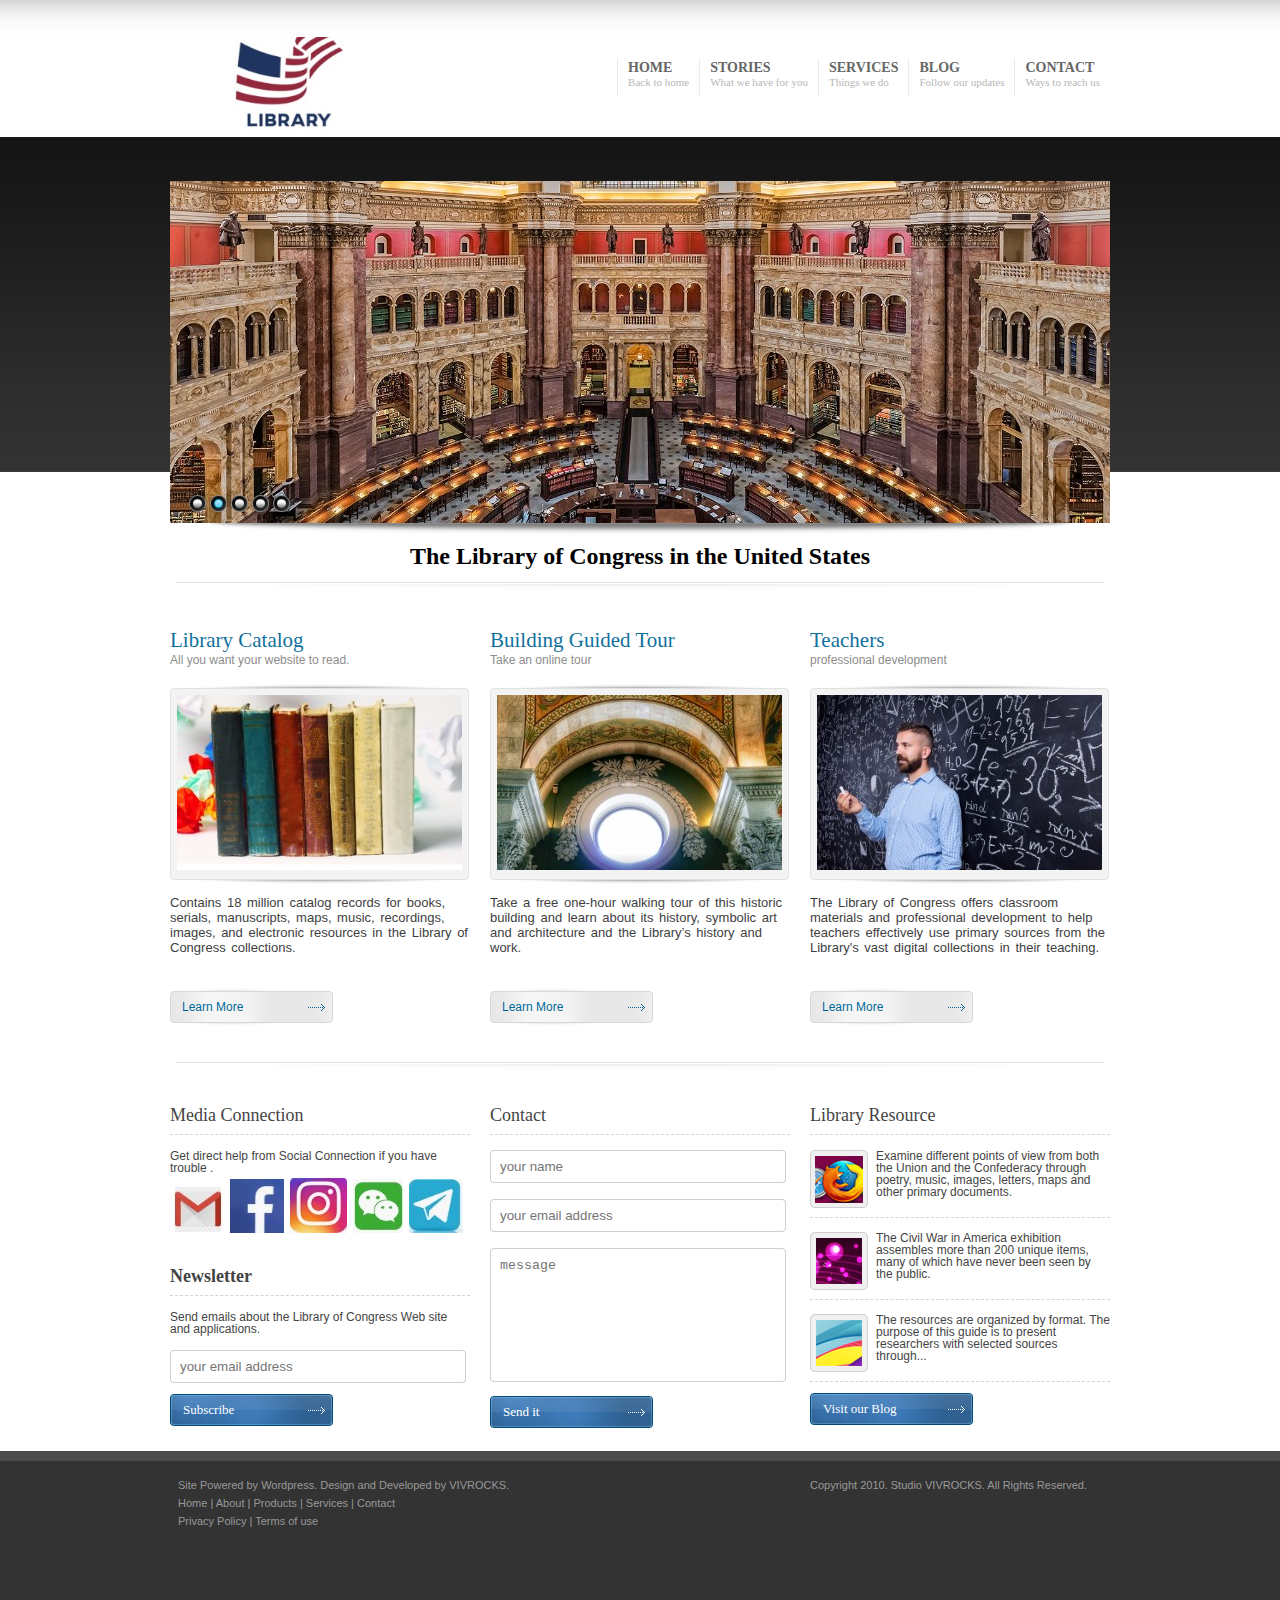
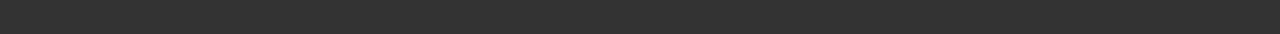
<file: library01/index.html>
<!DOCTYPE html>
<html>

<head>
    <meta charset="utf-8" />
    <title>The Library of Congress</title>
    <link rel="stylesheet" type="text/css" href="css/reset-min.css" />
    <link rel="stylesheet" type="text/css" href="css/page-index-min.css" />
</head>

<body>
    <!--创建头部div header-->
    <div class="header w">

        <!-- 创建一个导航条 -->
        <ul class="nav">
            <li>
                <a href="#">HOME</a>
                <p>Back to home</p>
            </li>
            <li>
                <a href="#">STORIES</a>
                <p>What we have for you</p>
            </li>
            <li>
                <a href="#">SERVICES</a>
                <p>Things we do</p>
            </li>
            <li>
                <a href="#">BLOG</a>
                <p>Follow our updates</p>
            </li>
            <li>
                <a href="#">CONTACT</a>
                <p>Ways to reach us</p>
            </li>
        </ul>
        <!-- 在div中设置logo -->
        <div class="logo">
            <a href="#" title="normal website">
                <img src="img/banner/logo.jpg" alt="网站的logo" />
            </a>
        </div>
    </div>



    <div class="banner w">
        <img src="img/banner/library03.jpg" alt="这是一个图片" />

        <!-- 创建一个div，用于放置导航按钮 -->
        <div class="pointerDiv">
            <a href="#"></a>
            <a class="active" href="#"></a>
            <a href="#"></a>
            <a href="#"></a>
            <a href="#"></a>
        </div>
    </div>
    <!--banner结束-->

    <!--content开始-->
    <div class="content w clearfix">
        <h1>The Library of Congress in the United States</h1>
        <!-- 放置内容的三个div -->
        <div class="pl">
            <h2>Library Catalog</h2>
            <p class="p1">All you want your website to read.</p>
            <!-- 创建图片的div -->
            <div class="imgDiv">
                <img src="img/banner/book.jpg" alt="小男孩" />
            </div>

            <p class="p2">
                Contains 18 million catalog records for books, serials, manuscripts, maps, music, recordings, images, and electronic resources in the Library of Congress collections. </p>

            <a class="lm" href="#">Learn More</a>
        </div>


        <div class="cs">
            <h2>Building Guided Tour</h2>
            <p class="p1">Take an online tour</p>
            <!-- 创建图片的div -->
            <div class="imgDiv">
                <img src="img/banner/tour.jpg" alt="小女孩" />
            </div>

            <p class="p2">
                Take a free one-hour walking tour of this historic building and learn about its history, symbolic art and architecture and the Library’s history and work. </p>

            <a class="lm" href="#">Learn More</a>
        </div>


        <div class="uc">
            <h2>Teachers</h2>
            <p class="p1">professional development</p>
            <!-- 创建图片的div -->
            <div class="imgDiv">
                <img src="img/banner/teach.jpg" alt="大绿球" />
            </div>

            <p class="p2">
                The Library of Congress offers classroom materials and professional development to help teachers effectively use primary sources from the Library's vast digital collections in their teaching. </p>

            <a class="lm" href="#">Learn More</a>

        </div>
    </div>
    <!--content结束-->

    <!--contact开始-->
    <div class="contact w clearfix">
        <!-- 创建三栏div -->
        <div class="sc">
            <h2>Media Connection</h2>
            <!-- 设置段落 -->
            <p class="p1">Get direct help from Social Connection if you have trouble .</p>
            <!-- 设置小图标的div -->
            <div class="icon">
                <a href="#"><img src="img/banner/emial.jpg" /></a>
                <a href="#"><img src="img/banner/facebook.jpg" /></a>
                <a href="#"><img src="img/banner/ins.jpg" /></a>
                <a href="#"><img src="img/banner/wechat.jpg" /></a>
                <a href="#"><img src="img/banner/tele.jpg" /></a>
            </div>

            <h2 class="nl">Newsletter</h2>

            <p class="p1">Send emails about the Library of Congress Web site and applications.</p>

            <!-- 创建一个表单 -->
            <form action="#">
                <input class="txt" type="text" placeholder="your email address" />
                <button class="btn">Subscribe</button>
            </form>

        </div>

        <!-- 联系栏中间 -->
        <div class="co">
            <!-- 创建一个标题 -->
            <h2>Contact</h2>
            <!-- 创建一个表单 -->
            <form action="#">
                <input class="txt" type="text" placeholder="your name" />
                <input class="txt" type="text" placeholder="your email address" />
                <textarea class="tarea" placeholder="message"></textarea>
                <button class="btn">Send it</button>
            </form>
        </div>

        <div class="nu">
            <h2>Library Resource</h2>
            <p>
                <img src="img/pic/1.gif" /> Examine different points of view from both the Union and the Confederacy through poetry, music, images, letters, maps and other primary documents.
            </p>
            <p>
                <img src="img/pic/2.gif" />The Civil War in America exhibition assembles more than 200 unique items, many of which have never been seen by the public.
            </p>
            <p class="no-margin">
                <img src="img/pic/3.gif" /> The resources are organized by format. The purpose of this guide is to present researchers with selected sources through...
            </p>
            <button class="btn">Visit our Blog</button>
        </div>

    </div>
    <!--contact结束-->

    <!--footer开始-->
    <div class="footer">
        <div class="w">
            <p class="copy">Copyright 2010. Studio VIVROCKS. All Rights Reserved.</p>
            <p>Site Powered by Wordpress. Design and Developed by VIVROCKS.</p>
            <p><a href="#">Home</a> | <a href="#">About</a> | <a href="#">Products</a> | <a href="#">Services</a> | <a href="#">Contact</a></p>
            <p><a href="#">Privacy Policy</a> | <a href="#">Terms of use</a></p>
        </div>
    </div>
    <!--footer结束-->
</body>

</html>
</file>
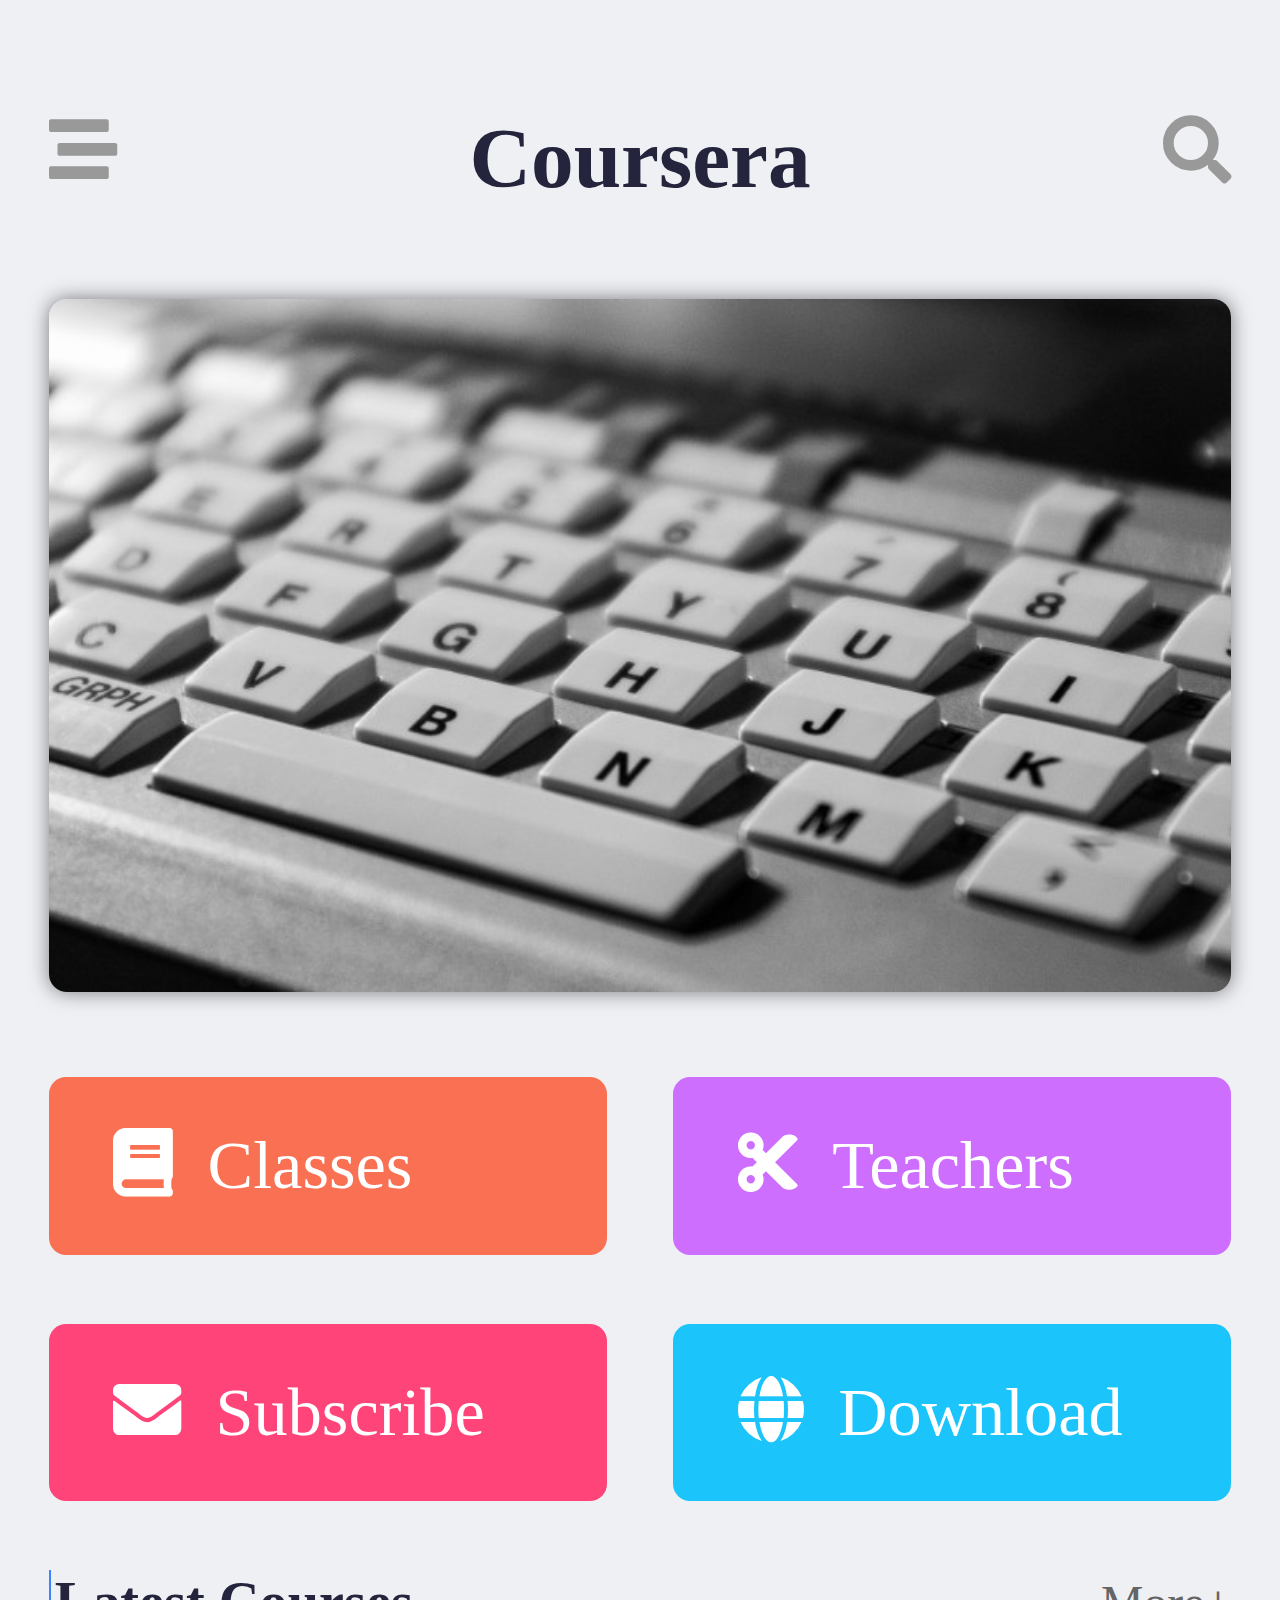
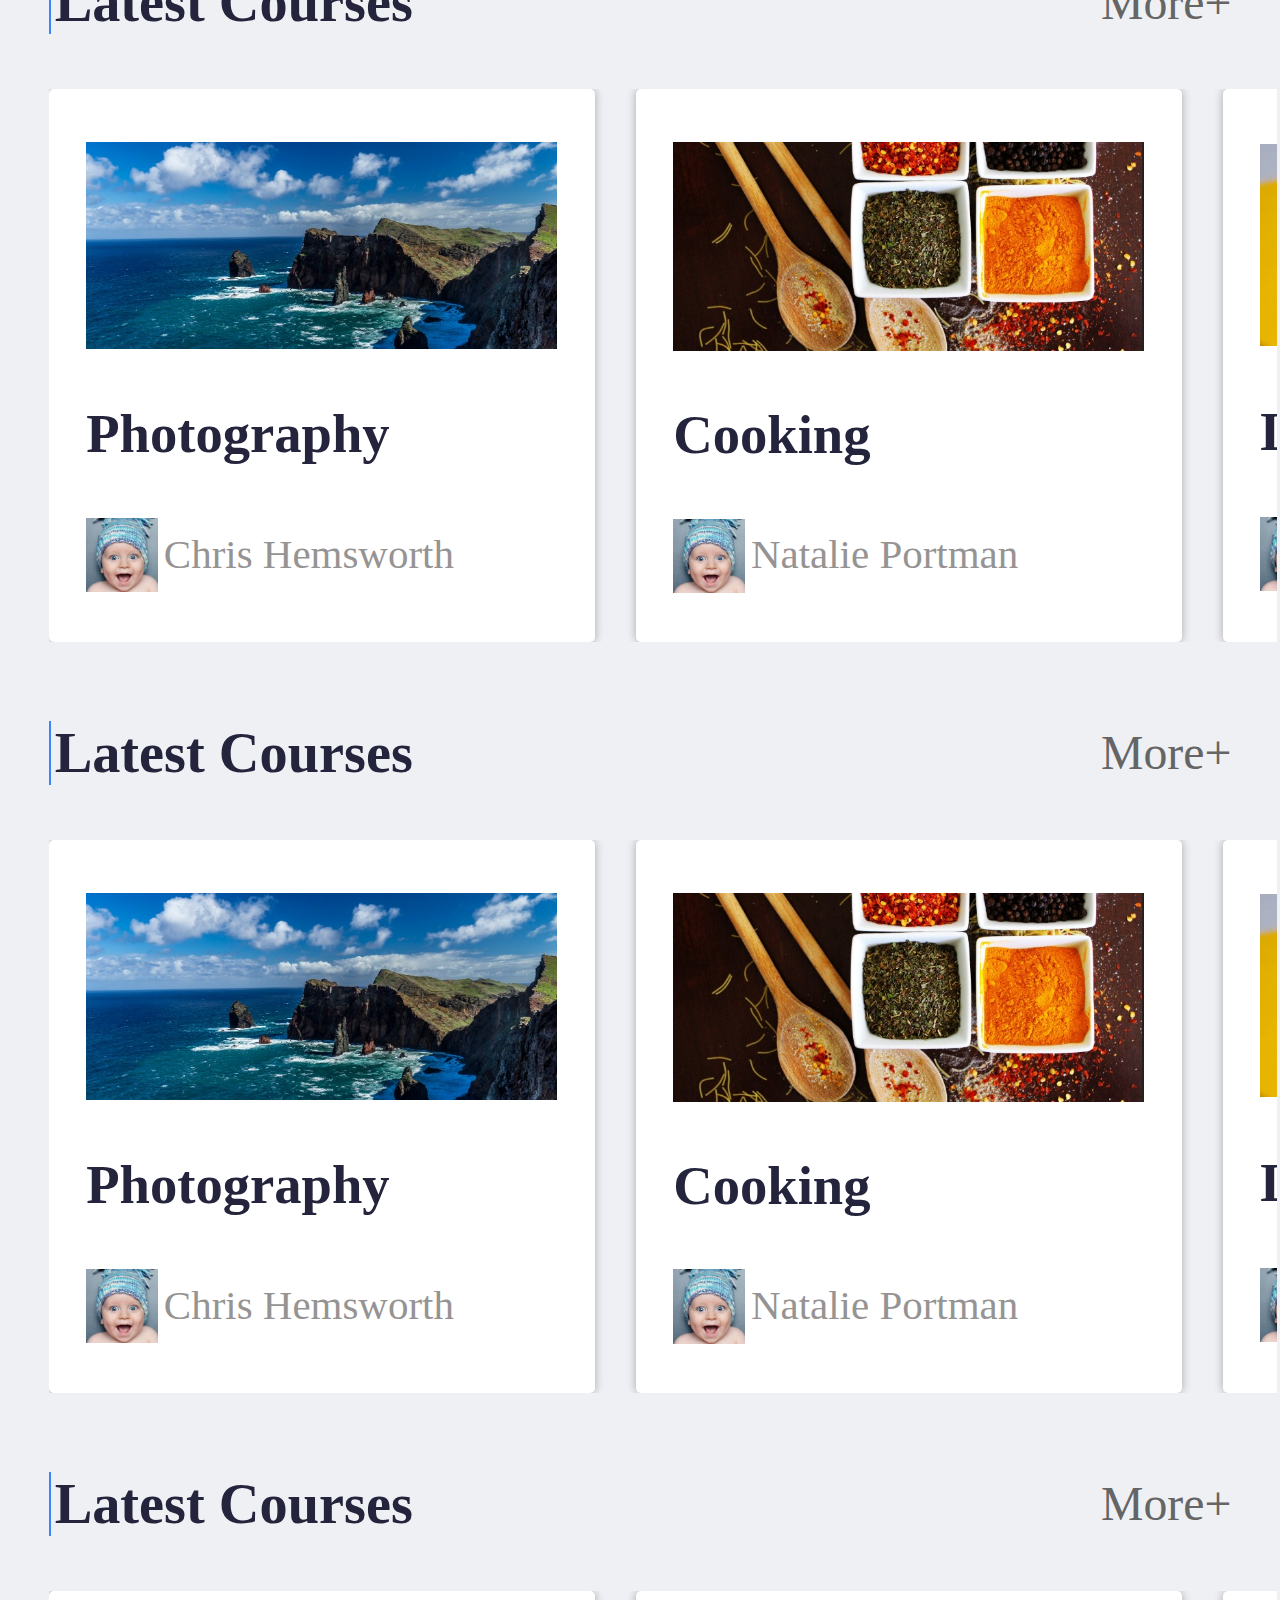
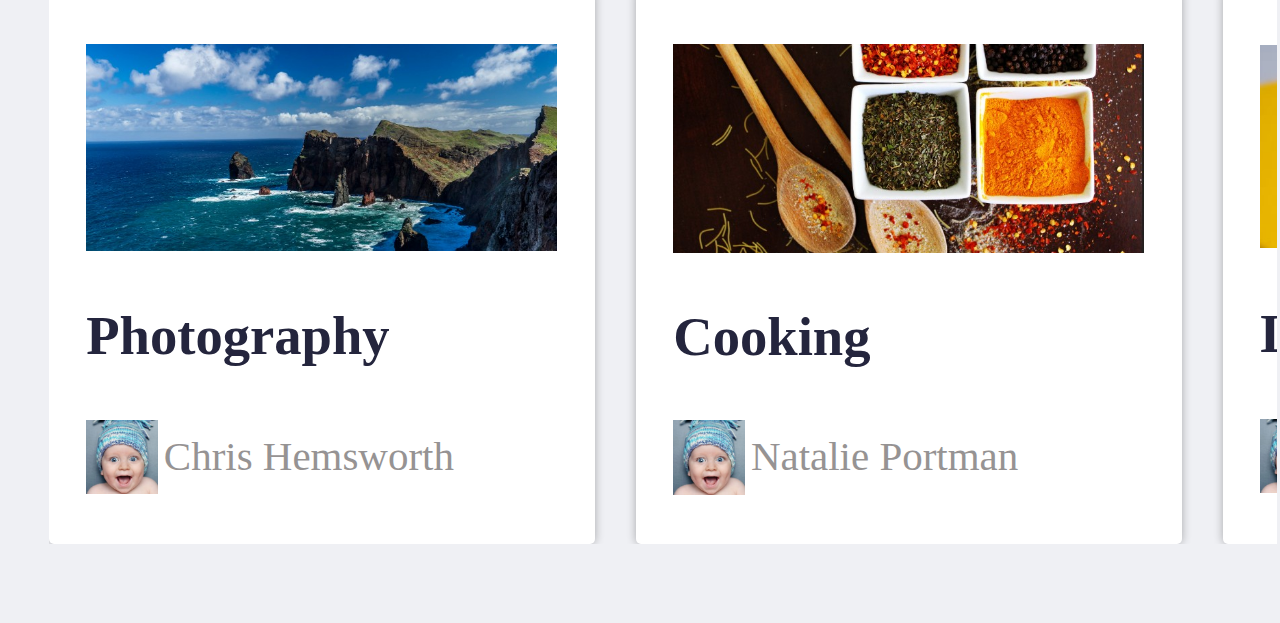
<file: appweb/移动端页面.html>
<!DOCTYPE html>
<html lang="en">

<head>
    <meta charset="UTF-8">
    <meta name="viewport" content="width=device-width, initial-scale=1.0">
    <meta http-equiv="X-UA-Compatible" content="ie=edge">
    <title>爱学习</title>
    <link rel="stylesheet" href="./fa/css/all.min.css">
    <link rel="stylesheet" href="./css/style.css">
</head>


<body>
    <!-- 创建头部的容器 -->
    <header class="top-bar">
        <div class="menu-btn">
            <a href="#">
                <i class="fas fa-stream"></i>
            </a>
        </div>
        <h1 class="logo">
            <a href="#">
                Coursera
            </a>
        </h1>
        <div class="search-btn">
            <a href="#">
                <i class="fas fa-search"></i>
            </a>
        </div>
    </header>

    <!-- banner -->
    <div class="banner">
        <a href="#">
            <img src="./img/17/banner.jpg" alt="">
        </a>
    </div>

    <nav class="menu">
        <a class="course" href="#">
            <i class="fas fa-book"></i>Classes
        </a>
        <a class="star" href="#">
            <i class="fas fa-cut"></i>Teachers
        </a>
        <a class="sub" href="#">
            <i class="fas fa-envelope"></i>Subscribe
        </a>
        <a class="download" href="#">
            <i class="fas fa-globe"></i>Download
        </a>
    </nav>

    <!-- 课程列表 -->
    <div class="course-list">
        <!-- 列表的标题 -->
        <div class="title">
            <h2>Latest Courses</h2>
            <a class="more" href="#">More+</a>
        </div>
        <!-- 列表容器 -->
        <div class="item-list">
            <div class="item">
                <!-- 封面 -->
                <div class="cover">
                    <img src="img/17/Snipaste_2020-05-18_17-35-44.jpg" alt="">
                </div>

                <!-- 小标题 -->
                <h3 class="course-title">
                    Photography
                </h3>

                <!-- 用户信息 -->
                <div class="user-info">
                    <div class="avatar">
                        <img src="img/17/Snipaste_2020-05-18_17-47-23.jpg" alt="">
                    </div>
                    <div class="nickname">
                        Chris Hemsworth
                    </div>
                </div>
            </div>

            <div class="item">
                <!-- 封面 -->
                <div class="cover">
                    <img src="img/17/Snipaste_2020-05-18_17-37-46.jpg" alt="">
                </div>

                <!-- 小标题 -->
                <h3 class="course-title">
                    Cooking
                </h3>

                <!-- 用户信息 -->
                <div class="user-info">
                    <div class="avatar">
                        <img src="img/17/Snipaste_2020-05-18_17-47-23.jpg" alt="">
                    </div>
                    <div class="nickname">
                        Natalie Portman
                    </div>
                </div>
            </div>

            <div class="item">
                <!-- 封面 -->
                <div class="cover">
                    <img src="img/17/Snipaste_2020-05-18_17-40-03.jpg" alt="">
                </div>

                <!-- 小标题 -->
                <h3 class="course-title">
                    Language
                </h3>

                <!-- 用户信息 -->
                <div class="user-info">
                    <div class="avatar">
                        <img src="img/17/Snipaste_2020-05-18_17-47-23.jpg" alt="">
                    </div>
                    <div class="nickname">
                        Tom Hiddleston
                    </div>
                </div>
            </div>

            <div class="item">
                <!-- 封面 -->
                <div class="cover">
                    <img src="img/17/Snipaste_2020-05-18_17-42-31.jpg" alt="">
                </div>

                <!-- 小标题 -->
                <h3 class="course-title">
                    Geography
                </h3>

                <!-- 用户信息 -->
                <div class="user-info">
                    <div class="avatar">
                        <img src="img/17/Snipaste_2020-05-18_17-47-23.jpg" alt="">
                    </div>
                    <div class="nickname">
                        Colm Feore
                    </div>
                </div>
            </div>

            <div class="item">
                <!-- 封面 -->
                <div class="cover">
                    <img src="img/17/Snipaste_2020-05-18_17-44-52.jpg" alt="">
                </div>

                <!-- 小标题 -->
                <h3 class="course-title">
                    Arts
                </h3>

                <!-- 用户信息 -->
                <div class="user-info">
                    <div class="avatar">
                        <img src="img/17/Snipaste_2020-05-18_17-47-23.jpg" alt="">
                    </div>
                    <div class="nickname">
                        Ray Stevenson
                    </div>
                </div>
            </div>

        </div>
    </div>
    <div class="course-list">
        <!-- 列表的标题 -->
        <div class="title">
            <h2>Latest Courses</h2>
            <a class="more" href="#">More+</a>
        </div>
        <!-- 列表容器 -->
        <div class="item-list">
            <div class="item">
                <!-- 封面 -->
                <div class="cover">
                    <img src="img/17/Snipaste_2020-05-18_17-35-44.jpg" alt="">
                </div>

                <!-- 小标题 -->
                <h3 class="course-title">
                    Photography
                </h3>

                <!-- 用户信息 -->
                <div class="user-info">
                    <div class="avatar">
                        <img src="img/17/Snipaste_2020-05-18_17-47-23.jpg" alt="">
                    </div>
                    <div class="nickname">
                        Chris Hemsworth
                    </div>
                </div>
            </div>

            <div class="item">
                <!-- 封面 -->
                <div class="cover">
                    <img src="img/17/Snipaste_2020-05-18_17-37-46.jpg" alt="">
                </div>

                <!-- 小标题 -->
                <h3 class="course-title">
                    Cooking
                </h3>

                <!-- 用户信息 -->
                <div class="user-info">
                    <div class="avatar">
                        <img src="img/17/Snipaste_2020-05-18_17-47-23.jpg" alt="">
                    </div>
                    <div class="nickname">
                        Natalie Portman
                    </div>
                </div>
            </div>

            <div class="item">
                <!-- 封面 -->
                <div class="cover">
                    <img src="img/17/Snipaste_2020-05-18_17-40-03.jpg" alt="">
                </div>

                <!-- 小标题 -->
                <h3 class="course-title">
                    Language
                </h3>

                <!-- 用户信息 -->
                <div class="user-info">
                    <div class="avatar">
                        <img src="img/17/Snipaste_2020-05-18_17-47-23.jpg" alt="">
                    </div>
                    <div class="nickname">
                        Tom Hiddleston
                    </div>
                </div>
            </div>

            <div class="item">
                <!-- 封面 -->
                <div class="cover">
                    <img src="img/17/Snipaste_2020-05-18_17-42-31.jpg" alt="">
                </div>

                <!-- 小标题 -->
                <h3 class="course-title">
                    Geography
                </h3>

                <!-- 用户信息 -->
                <div class="user-info">
                    <div class="avatar">
                        <img src="img/17/Snipaste_2020-05-18_17-47-23.jpg" alt="">
                    </div>
                    <div class="nickname">
                        Colm Feore
                    </div>
                </div>
            </div>

            <div class="item">
                <!-- 封面 -->
                <div class="cover">
                    <img src="img/17/Snipaste_2020-05-18_17-44-52.jpg" alt="">
                </div>

                <!-- 小标题 -->
                <h3 class="course-title">
                    Arts
                </h3>

                <!-- 用户信息 -->
                <div class="user-info">
                    <div class="avatar">
                        <img src="img/17/Snipaste_2020-05-18_17-47-23.jpg" alt="">
                    </div>
                    <div class="nickname">
                        Ray Stevenson
                    </div>
                </div>
            </div>

        </div>
    </div>
    <div class="course-list">
        <!-- 列表的标题 -->
        <div class="title">
            <h2>Latest Courses</h2>
            <a class="more" href="#">More+</a>
        </div>
        <!-- 列表容器 -->
        <div class="item-list">
            <div class="item">
                <!-- 封面 -->
                <div class="cover">
                    <img src="img/17/Snipaste_2020-05-18_17-35-44.jpg" alt="">
                </div>

                <!-- 小标题 -->
                <h3 class="course-title">
                    Photography
                </h3>

                <!-- 用户信息 -->
                <div class="user-info">
                    <div class="avatar">
                        <img src="img/17/Snipaste_2020-05-18_17-47-23.jpg" alt="">
                    </div>
                    <div class="nickname">
                        Chris Hemsworth
                    </div>
                </div>
            </div>

            <div class="item">
                <!-- 封面 -->
                <div class="cover">
                    <img src="img/17/Snipaste_2020-05-18_17-37-46.jpg" alt="">
                </div>

                <!-- 小标题 -->
                <h3 class="course-title">
                    Cooking
                </h3>

                <!-- 用户信息 -->
                <div class="user-info">
                    <div class="avatar">
                        <img src="img/17/Snipaste_2020-05-18_17-47-23.jpg" alt="">
                    </div>
                    <div class="nickname">
                        Natalie Portman
                    </div>
                </div>
            </div>

            <div class="item">
                <!-- 封面 -->
                <div class="cover">
                    <img src="img/17/Snipaste_2020-05-18_17-40-03.jpg" alt="">
                </div>

                <!-- 小标题 -->
                <h3 class="course-title">
                    Language
                </h3>

                <!-- 用户信息 -->
                <div class="user-info">
                    <div class="avatar">
                        <img src="img/17/Snipaste_2020-05-18_17-47-23.jpg" alt="">
                    </div>
                    <div class="nickname">
                        Tom Hiddleston
                    </div>
                </div>
            </div>

            <div class="item">
                <!-- 封面 -->
                <div class="cover">
                    <img src="img/17/Snipaste_2020-05-18_17-42-31.jpg" alt="">
                </div>

                <!-- 小标题 -->
                <h3 class="course-title">
                    Geography
                </h3>

                <!-- 用户信息 -->
                <div class="user-info">
                    <div class="avatar">
                        <img src="img/17/Snipaste_2020-05-18_17-47-23.jpg" alt="">
                    </div>
                    <div class="nickname">
                        Colm Feore
                    </div>
                </div>
            </div>

            <div class="item">
                <!-- 封面 -->
                <div class="cover">
                    <img src="img/17/Snipaste_2020-05-18_17-44-52.jpg" alt="">
                </div>

                <!-- 小标题 -->
                <h3 class="course-title">
                    Arts
                </h3>

                <!-- 用户信息 -->
                <div class="user-info">
                    <div class="avatar">
                        <img src="img/17/Snipaste_2020-05-18_17-47-23.jpg" alt="">
                    </div>
                    <div class="nickname">
                        Ray Stevenson
                    </div>
                </div>
            </div>

        </div>
    </div>

</body>

</html>
</file>
<file: library01/css/page-index-min.css>
body {
    background: url(../img/bd-bg.png) repeat-x;
}

.clearfix:before,
.clearfix:after {
    content: "";
    display: table;
    clear: both;
}

.clearfix {
    zoom: 1;
}

.w {
    width: 940px;
    margin: 0 auto;
}

.header {
    padding-top: 37px;
    padding-bottom: 46px;
}

.logo {
    margin-left: 15px;
}

.logo img {
    width: 210px;
}

.nav {
    float: right;
    margin-top: 22px;
}

.nav li {
    float: left;
    padding: 0 10px 8px;
    border-left: 1px #d6d6d6 dotted;
}

.nav a {
    color: #666;
    font: bold 14px Georgia;
    text-decoration: none;
}

.nav a:hover {
    color: #a1a1a1;
    text-decoration: underline;
}

.nav p {
    color: #b7b7b7;
    font: 11px tahoma;
}

.banner {
    height: 356px;
    background: url(../img/banner-bg.png) no-repeat bottom center;
    position: relative;
}

.pointerDiv {
    position: absolute;
    top: 314px;
    left: 15px;
}

.pointerDiv a {
    float: left;
    width: 17px;
    height: 17px;
    margin-left: 4px;
    background: url(../img/pointer.png) no-repeat;
}

.pointerDiv .active,
.pointerDiv a:hover {
    background: url(../img/pointer-active.png) no-repeat;
}

.content h1 {
    text-align: center;
    font: bold 24px Georgia;
    padding: 6px 0 20px 0;
    margin-bottom: 38px;
    background: url(../img/line.png) no-repeat bottom center;
}

.content .pl,
.content .cs,
.content .uc,
.contact .sc,
.contact .co,
.contact .nu {
    float: left;
    width: 300px;
}

.content .cs,
.contact .co {
    margin: 0 20px;
}

.content h2 {
    color: #11719e;
    font: 21px Georgia;
}

.content .p1 {
    color: #8c8c8c;
    font: 12px Helvetica;
}

.content .imgDiv {
    width: 299px;
    height: 190px;
    background: url(../img/img-bg.png) no-repeat;
    margin: 16px 0 10px 0;
    text-align: center;
    padding-top: 12px;
}

.content .p2 {
    height: 92px;
    color: #3e3e3e;
    font: 13px Helvetica;
    word-spacing: 2px;
}

.content .lm {
    display: block;
    width: 163px;
    height: 40px;
    background: url(../img/btn1.png) no-repeat;
    text-decoration: none;
    color: #016999;
    font: 12px/40px Helvetica;
    text-indent: 1em;
    margin-bottom: 35px;
}

.contact {
    background: url(../img/line.png) no-repeat top center;
}

.contact .txt {
    width: 276px;
    height: 33px;
    line-height: 33px;
    background: url(../img/input.png) no-repeat;
    _background-attachment: fixed;
    border: none;
    padding: 0 10px;
    margin: 0 0 16px;
}

.contact .tarea {
    width: 276px;
    height: 114px;
    background: url(../img/textarea.png) no-repeat;
    _background-attachment: fixed;
    border: none;
    overflow: auto;
    resize: none;
    padding: 10px;
    margin: 0;
}

.contact .btn {
    width: 163px;
    height: 32px;
    background: url(../img/btn2.png) no-repeat;
    border: none;
    padding: 0;
    margin: 11px 0 23px;
    color: white;
    font: 13px Georgia;
    text-align: left;
    text-indent: 1em;
    cursor: pointer;
}

.contact h2 {
    color: #444;
    font: 18px/1 georgia;
    border-bottom: 1px dashed #d3d3d3;
    padding: 44px 0 10px;
    margin-bottom: 15px;
}

.sc .p1 {
    color: #444;
    font: 12px/1 Helvetica;
}

.sc .icon {
    font-size: 0;
    margin-top: 4px;
}

.sc .icon a {
    margin-right: 6px;
}

.sc .nl {
    font: bold 18px/1 "gill sans mt";
    padding: 34px 0 10px;
}

.sc .txt {
    margin-top: 15px;
    _margin-top: 18px;
    margin-bottom: 0;
}

.nu p {
    color: #444;
    font: 12px/1 helvetica;
    height: 58px;
    _height: 60px;
    border-bottom: 1px dashed #d3d3d3;
    margin-bottom: 14px;
    padding-bottom: 9px;
}

.nu .no-margin {
    margin-bottom: 0;
}

.nu img {
    float: left;
    margin-right: 8px;
}

.nu .btn {
    _margin-left: -1em;
}

.footer {
    height: 173px;
    background: #333;
    border-top: 10px solid #4c4c4c;
}

.footer a,
.footer p {
    color: #999;
    font: 11px Helvetica;
    text-decoration: none;
}

.footer a:hover {
    color: #cccaca;
    text-decoration: underline;
}

.footer p {
    margin-left: 8px;
    margin-right: 23px;
    margin-bottom: 6px;
}

.footer .w {
    padding-top: 18px;
}

.footer .copy {
    float: right;
}
</file>
<file: appweb/css/style.css>
* {
    margin: 0;
    padding: 0;
}

.w,
.top-bar,
.banner,
.menu,
.course-list {
    width: 17.325rem;
    margin: 0 auto;
}

html {
    font-size: 5.33333333vw;
    background-color: #eff0f4;
}

a {
    text-decoration: none;
}

.top-bar {
    display: flex;
    height: 4.375rem;
    line-height: 4.375rem;
    justify-content: space-between;
    align-items: center;
}

.top-bar a {
    color: #24253d;
    font-size: 1.25rem;
}

.top-bar a i {
    color: #999;
    font-size: 1rem;
}

.banner img {
    width: 100%;
    border-radius: 18px;
    box-shadow: 0 0 20px rgba(0, 0, 0, 0.5);
}

.menu {
    height: 8.225rem;
    display: flex;
    flex-flow: row wrap;
    justify-content: space-between;
    align-content: space-evenly;
}

.menu a {
    width: 8.175rem;
    height: 2.6rem;
    line-height: 2.6rem;
    color: white;
    border-radius: 0.25rem;
}

.menu a i {
    margin: 0 0.5rem 0 0.95rem;
}

.menu .course {
    background-color: #f97053;
}

.menu .star {
    background-color: #cd6efe;
}

.menu .sub {
    background-color: #fe4479;
}

.menu .download {
    background-color: #1bc4fb;
}

.course-list {
    height: 9.85rem;
    display: flex;
    flex-flow: column;
    justify-content: space-between;
    margin-bottom: 1.15rem;
}

.course-list .title {
    display: flex;
    justify-content: space-between;
    align-items: center;
}

.course-list .title h2 {
    font-size: 0.825rem;
    color: #24253d;
    border-left: 2px solid #3a84ff;
    padding-left: 4px;
}

.course-list .title a {
    font-size: 0.7rem;
    color: #656565;
}

.item-list {
    width: 18rem;
    display: flex;
    overflow: auto;
}

.item {
    flex: none;
    box-sizing: border-box;
    width: 8rem;
    height: 8.1rem;
    padding: 0 0.55rem;
    background-color: #fff;
    box-shadow: 0 0 10px rgba(0, 0, 0, 0.3);
    border-radius: 5px;
    display: flex;
    flex-flow: column;
    justify-content: space-evenly;
    margin-right: 0.6rem;
}

.item img {
    width: 100%;
    vertical-align: top;
}

.item .course-title {
    font-size: 0.8rem;
    color: #24253d;
}

.item .user-info {
    display: flex;
    align-items: center;
}

.item .avatar {
    width: 1.05rem;
    height: 1.05rem;
}

.item .nickname {
    margin-left: 6px;
    font-size: 0.6rem;
    color: #969393;
}
</file>
